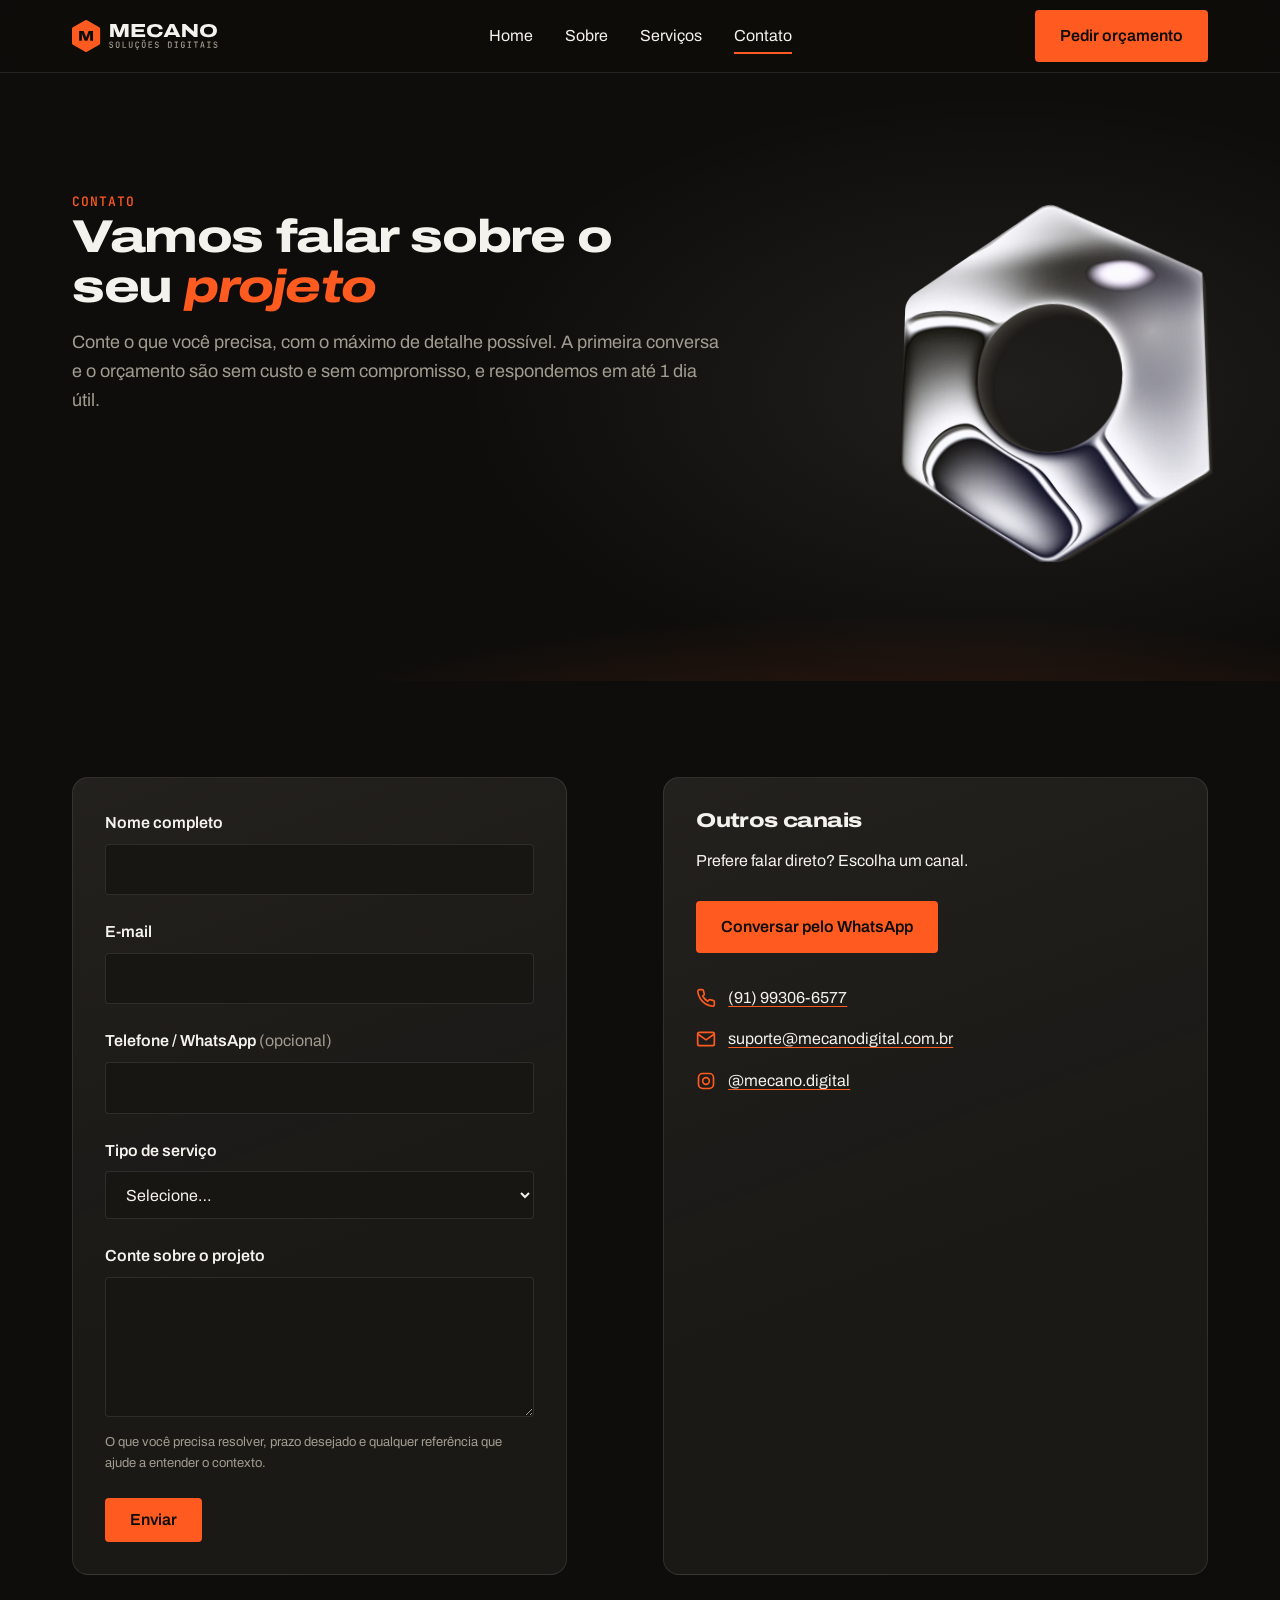
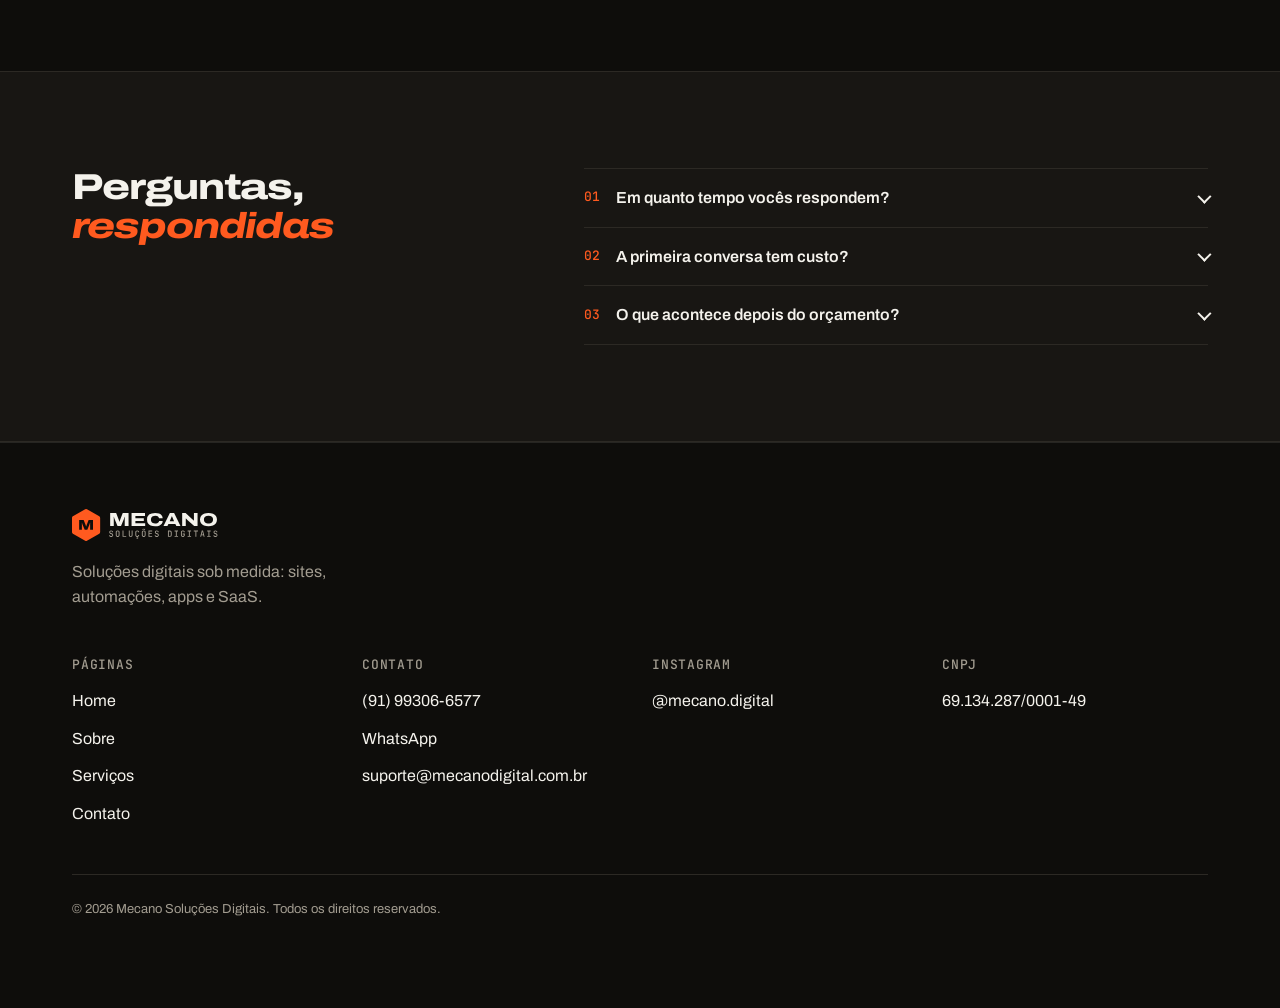
<file: contato.html>
<!DOCTYPE html>
<html lang="pt-BR">
<head>
  <meta charset="UTF-8" />
  <meta name="viewport" content="width=device-width, initial-scale=1" />
  <title>Contato — Mecano Soluções Digitais</title>
  <meta name="description" content="Conte sobre o seu projeto de site, automação, aplicativo ou SaaS e peça um orçamento à Mecano Soluções Digitais, sem custo e sem compromisso." />
  <link rel="canonical" href="https://mecanodigital.com.br/contato.html" />
  <meta property="og:type" content="website" />
  <meta property="og:title" content="Contato — Mecano Soluções Digitais" />
  <meta property="og:description" content="Vamos falar sobre o seu projeto." />
  <meta property="og:locale" content="pt_BR" />
  <meta property="og:url" content="https://mecanodigital.com.br/contato.html" />
  <meta property="og:site_name" content="Mecano Soluções Digitais" />
  <meta property="og:image" content="https://mecanodigital.com.br/assets/marca/og-image.png" />
  <meta property="og:image:width" content="1200" />
  <meta property="og:image:height" content="630" />
  <meta property="og:image:alt" content="Mecano Soluções Digitais" />
  <meta name="twitter:card" content="summary_large_image" />
  <link rel="icon" type="image/svg+xml" href="favicon.svg" />
  <link rel="icon" type="image/png" sizes="32x32" href="favicon-32.png" />
  <link rel="apple-touch-icon" href="apple-touch-icon.png" />
  <link rel="preconnect" href="https://fonts.googleapis.com" />
  <link rel="preconnect" href="https://fonts.gstatic.com" crossorigin />
  <link rel="preload" as="style" href="https://fonts.googleapis.com/css2?family=Archivo:ital,wdth,wght@0,100..125,400..800;1,100..125,400..800&family=JetBrains+Mono:wght@400;500&display=swap" onload="this.onload=null;this.rel='stylesheet'" />
  <noscript><link rel="stylesheet" href="https://fonts.googleapis.com/css2?family=Archivo:ital,wdth,wght@0,100..125,400..800;1,100..125,400..800&family=JetBrains+Mono:wght@400;500&display=swap" /></noscript>
  <link rel="stylesheet" href="css/tokens.css" />
  <link rel="stylesheet" href="css/style.css" />
</head>
<body>
  <a class="skip-link" href="#main">Pular para o conteúdo</a>

  <header class="site-header">
    <div class="container bar">
      <a class="logo" href="index.html" aria-label="Mecano Soluções Digitais, início"><img src="assets/marca/lockup-fundo-escuro.svg" alt="" width="146" height="36" /></a>
      <nav class="nav-primary" aria-label="Navegação principal">
        <ul>
          <li><a href="index.html">Home</a></li>
          <li><a href="sobre.html">Sobre</a></li>
          <li><a href="servicos.html">Serviços</a></li>
          <li><a href="contato.html" aria-current="page">Contato</a></li>
        </ul>
      </nav>
      <a class="btn btn-primary nav-cta" href="contato.html">Pedir orçamento</a>
      <button class="menu-toggle" aria-expanded="false" aria-controls="nav-mobile" aria-label="Abrir menu">
        <svg class="icon-open" viewBox="0 0 24 24" fill="none" stroke="currentColor" stroke-width="2" aria-hidden="true"><path d="M3 6h18M3 12h18M3 18h18"/></svg>
        <svg class="icon-close" viewBox="0 0 24 24" fill="none" stroke="currentColor" stroke-width="2" aria-hidden="true"><path d="M6 6l12 12M18 6L6 18"/></svg>
      </button>
    </div>
  </header>

  <nav class="nav-mobile" id="nav-mobile" aria-label="Navegação mobile">
    <ul>
      <li><a href="index.html">Home</a></li>
      <li><a href="sobre.html">Sobre</a></li>
      <li><a href="servicos.html">Serviços</a></li>
      <li><a href="contato.html">Contato</a></li>
    </ul>
    <a class="btn btn-primary" href="contato.html">Pedir orçamento</a>
  </nav>

  <main id="main">
    <section class="hero hero-page section-dark" style="padding-block: var(--sp-8);">
      <div class="container">
        <span class="tag">Contato</span>
        <h1>Vamos falar sobre o seu <em>projeto</em></h1>
        <p class="lede">Conte o que você precisa, com o máximo de detalhe possível. A primeira conversa e o orçamento são sem custo e sem compromisso, e respondemos em até 1 dia útil.</p>
        <div class="hero-nut" aria-hidden="true">
          <img src="assets/marca/porca-cromada.webp" width="600" height="693" alt="" decoding="async" />
        </div>
      </div>
    </section>

    <section aria-labelledby="form-h2">
      <div class="container">
        <div class="form-grid">
          <div data-reveal>
            <h2 id="form-h2" class="visually-hidden">Formulário de contato</h2>

            <form id="contact-form" novalidate>
              <div class="field">
                <label for="name">Nome completo</label>
                <input type="text" id="name" name="name" autocomplete="name" required aria-describedby="name-error" />
                <p class="field-error" id="name-error" role="alert"></p>
              </div>

              <div class="field">
                <label for="email">E-mail</label>
                <input type="email" id="email" name="email" autocomplete="email" required aria-describedby="email-error" />
                <p class="field-error" id="email-error" role="alert"></p>
              </div>

              <div class="field">
                <label for="phone">Telefone / WhatsApp <span style="color:var(--color-text-muted); font-weight:400;">(opcional)</span></label>
                <input type="tel" id="phone" name="phone" autocomplete="tel" />
              </div>

              <div class="field">
                <label for="service">Tipo de serviço</label>
                <select id="service" name="service" required aria-describedby="service-error">
                  <option value="">Selecione…</option>
                  <option value="site">Site</option>
                  <option value="automacao">Automação</option>
                  <option value="app">Aplicativo</option>
                  <option value="saas">SaaS</option>
                  <option value="micro-saas">Micro-SaaS</option>
                  <option value="consultoria">Consultoria</option>
                  <option value="outro">Ainda não sei / outro</option>
                </select>
                <p class="field-error" id="service-error" role="alert"></p>
              </div>

              <div class="field">
                <label for="message">Conte sobre o projeto</label>
                <textarea id="message" name="message" required aria-describedby="message-error"></textarea>
                <p class="hint">O que você precisa resolver, prazo desejado e qualquer referência que ajude a entender o contexto.</p>
                <p class="field-error" id="message-error" role="alert"></p>
              </div>

              <button type="submit" class="btn btn-primary">Enviar</button>

              <p class="form-status" role="status" aria-live="polite"></p>
            </form>
          </div>

          <div data-reveal>
            <h3>Outros canais</h3>
            <p>Prefere falar direto? Escolha um canal.</p>
            <a class="btn btn-primary wa-inline" href="https://wa.me/5591993066577?text=Ola!%20Vim%20pelo%20site%20da%20Mecano%20e%20quero%20conversar%20sobre%20um%20projeto." rel="noopener">Conversar pelo WhatsApp</a>
            <ul class="contact-info">
              <li>
                <svg viewBox="0 0 24 24" fill="none" stroke="currentColor" stroke-width="2" aria-hidden="true"><path d="M22 16.92v3a2 2 0 0 1-2.18 2 19.79 19.79 0 0 1-8.63-3.07 19.5 19.5 0 0 1-6-6 19.79 19.79 0 0 1-3.07-8.67A2 2 0 0 1 4.11 2h3a2 2 0 0 1 2 1.72c.127.96.361 1.903.7 2.81a2 2 0 0 1-.45 2.11L8.09 9.91a16 16 0 0 0 6 6l1.27-1.27a2 2 0 0 1 2.11-.45c.907.339 1.85.573 2.81.7A2 2 0 0 1 22 16.92z"/></svg>
                <a href="tel:+5591993066577">(91) 99306-6577</a>
              </li>
              <li>
                <svg viewBox="0 0 24 24" fill="none" stroke="currentColor" stroke-width="2" aria-hidden="true"><path d="M4 4h16v16H4z" opacity="0"/><path d="M22 6l-10 7L2 6"/><rect x="2" y="4" width="20" height="16" rx="2"/></svg>
                <a href="mailto:suporte@mecanodigital.com.br">suporte@mecanodigital.com.br</a>
              </li>
              <li>
                <svg viewBox="0 0 24 24" fill="none" stroke="currentColor" stroke-width="2" aria-hidden="true"><rect x="3" y="3" width="18" height="18" rx="5"/><circle cx="12" cy="12" r="4"/></svg>
                <a href="https://www.instagram.com/mecano.digital/" rel="noopener">@mecano.digital</a>
              </li>
            </ul>
          </div>
        </div>
      </div>
    </section>

    <section aria-labelledby="faq-h2" style="background:var(--color-surface); border-block:1px solid var(--color-support-2);">
      <div class="container faq-grid">
        <div class="section-head" data-reveal>
          <h2 id="faq-h2">Perguntas, <em>respondidas</em></h2>
        </div>
        <div class="faq">
          <details>
            <summary>Em quanto tempo vocês respondem?</summary>
            <p>Em até 1 dia útil.</p>
          </details>
          <details>
            <summary>A primeira conversa tem custo?</summary>
            <p>Não. A primeira conversa e o orçamento são sem custo e sem compromisso.</p>
          </details>
          <details>
            <summary>O que acontece depois do orçamento?</summary>
            <p>Você recebe escopo, prazo e valor por escrito. Se aceitar, começamos a montagem. Depois que o projeto vai ao ar, você tem 30 dias de ajustes.</p>
          </details>
        </div>
      </div>
    </section>
  </main>

  <footer class="site-footer">
    <div class="container">
      <div class="footer-top">
        <a class="logo" href="index.html" aria-label="Mecano Soluções Digitais, início"><img src="assets/marca/lockup-fundo-escuro.svg" alt="" width="146" height="36" /></a>
        <p>Soluções digitais sob medida: sites, automações, apps e SaaS.</p>
      </div>
      <div class="footer-grid">
        <div class="footer-col">
          <h2>Páginas</h2>
          <ul>
            <li><a href="index.html">Home</a></li>
            <li><a href="sobre.html">Sobre</a></li>
            <li><a href="servicos.html">Serviços</a></li>
            <li><a href="contato.html">Contato</a></li>
          </ul>
        </div>
        <div class="footer-col">
          <h2>Contato</h2>
          <ul>
            <li><a href="tel:+5591993066577">(91) 99306-6577</a></li>
            <li><a href="https://wa.me/5591993066577?text=Ola!%20Vim%20pelo%20site%20da%20Mecano%20e%20quero%20conversar%20sobre%20um%20projeto." rel="noopener">WhatsApp</a></li>
            <li><a href="mailto:suporte@mecanodigital.com.br">suporte@mecanodigital.com.br</a></li>
          </ul>
        </div>
        <div class="footer-col">
          <h2>Instagram</h2>
          <ul>
            <li><a href="https://www.instagram.com/mecano.digital/" rel="noopener">@mecano.digital</a></li>
          </ul>
        </div>
        <div class="footer-col">
          <h2>CNPJ</h2>
          <ul>
            <li>69.134.287/0001-49</li>
          </ul>
        </div>
      </div>
      <div class="footer-bottom">
        <span>© <span data-year>2026</span> Mecano Soluções Digitais. Todos os direitos reservados.</span>
      </div>
    </div>
  </footer>

  <a class="wa-float" href="https://wa.me/5591993066577?text=Ola!%20Vim%20pelo%20site%20da%20Mecano%20e%20quero%20conversar%20sobre%20um%20projeto." aria-label="Conversar pelo WhatsApp" rel="noopener"><svg viewBox="0 0 24 24" fill="none" stroke="currentColor" stroke-width="2" stroke-linecap="round" stroke-linejoin="round" aria-hidden="true"><path d="M21 11.5a8.38 8.38 0 0 1-.9 3.8 8.5 8.5 0 0 1-7.6 4.7 8.38 8.38 0 0 1-3.8-.9L3 21l1.9-5.7a8.38 8.38 0 0 1-.9-3.8 8.5 8.5 0 0 1 4.7-7.6 8.38 8.38 0 0 1 3.8-.9h.5a8.48 8.48 0 0 1 8 8v.5z"/></svg></a>

  <script src="js/main.js"></script>
  <script src="js/porca.js" defer></script>
</body>
</html>
</file>
<file: css/tokens.css>
/* ============================================================
   DESIGN TOKENS — Mecano Soluções Digitais
   Fonte: Manual de marca v1 (2026). Fonte única da verdade para
   cor, tipografia, espaço e forma. style.css só usa estes tokens.

   MARCA — regras do manual que o código precisa respeitar
   - Logo do topo/rodapé: assets/marca/lockup-fundo-escuro.svg
     (horizontal com descritor; só sobre fundo grafite).
   - Largura mínima na tela: 140 px (horizontal com descritor);
     96 px (horizontal curta, quando existir); símbolo 16 px.
   - Área de proteção x = metade da altura do símbolo, nos 4 lados.
     O símbolo ocupa ~87,5% da altura do lockup, então com
     --logo-h: 36px, x ≈ 16px = --logo-clear. Nada entra nessa área.
   - Solda (#FF5A1F) é a única cor de ação, ~8% da área. Como TEXTO,
     só sobre grafite; sobre papel usar solda-texto (#B93A0B).
   - Não distorcer, girar, recolorir, sombrear o logo.
   ============================================================ */

/* ============================================================
   LIQUID METAL (N4/F15) — parametros de cor para o shader
   Porca cromada no hero da home. NAO e o logo (o manual proibe
   brilho/troca de cor no logo). Sem solda no metal.
   Mascara: assets/marca/porca-mascara.svg (hexagono com furo;
   preto = metal). Fallback: assets/marca/porca-cromada.webp
   (600x693; mesma caixa do canvas, .hero-nut, proporcao 600/693).
   LiquidMetal (@paper-design/shaders):
     colorBack  #0E0D0B   (grafite; o hero e grafite)
     colorTint  #F4F2EC   (papel; luz do metal)
     Tons do metal: grafite #0E0D0B -> #24221E -> #746F65 ->
       aco #A29C90 -> papel #F4F2EC (alto brilho). Faixas
       alternadas escuro/claro como o fallback.
     Realce especular: #FFFDF8 (so ponto pequeno, nunca area).
   Sugestao inicial (ajustar a olho contra o fallback):
     speed 0.25-0.4; repetition 3-4; softness 0.4; shiftRed/Blue 0
     (sem aberracao colorida: nada de laranja/azul no metal);
     distortion ~0.1; contour ~0.4; scale 1; fit "contain".
   Fundo do canvas transparente (o hero ja e grafite).
   ============================================================ */

:root {
  /* --- Cor: paleta da marca ------------------------------------ */
  --color-grafite: #0E0D0B;
  --color-papel: #F4F2EC;
  --color-aco: #A29C90;
  --color-solda: #FF5A1F;
  --color-solda-texto: #B93A0B;   /* solda legível como texto sobre papel (AA) */

  /* Apoio do manual (superfícies, linhas, texto secundário) */
  --color-panel: #FBFAF6;         /* cards sobre papel */
  --color-muted: #6B655B;         /* texto secundário sobre papel */
  --color-line: #E2DDD2;          /* bordas sobre papel */
  --color-panel-dark: #181613;    /* cards sobre grafite */
  --color-line-dark: #2C2924;     /* bordas sobre grafite */

  /* --- Cor: papéis semânticos ---------------------------------- */
  --color-primary: var(--color-grafite);
  --color-accent: var(--color-solda);
  --color-bg-dark: var(--color-grafite);
  --color-bg-light: var(--color-papel);
  --color-support-1: var(--color-muted);
  --color-support-2: var(--color-line);

  --color-surface: var(--color-panel);
  --color-surface-dark: var(--color-panel-dark);
  --color-border-dark: var(--color-line-dark);

  --color-text: var(--color-grafite);
  --color-text-muted: var(--color-muted);
  --color-text-inverse: var(--color-papel);
  --color-text-inverse-muted: var(--color-aco);

  /* Solda como texto/ícone/foco: papel -> solda-texto; grafite -> solda.
     Seções escuras redefinem em style.css. */
  --accent-ink: var(--color-solda-texto);

  --color-accent-hover: #E64D15;          /* solda -10% (botão sobre papel) */
  --color-accent-hover-inverse: #FF7A45;  /* solda +10% (botão sobre grafite) */

  --color-success: #176F46;
  --color-success-bg: #E8F5EE;
  --color-success-border: #B6E3CB;
  --color-error: #B3301D;
  --color-error-bg: #FBE9E6;
  --color-error-border: #F1BEB2;

  /* --- Tipografia (Manual v1) -----------------------------------
     Archivo Expanded 800 nos títulos e na marca; Archivo normal no
     texto; JetBrains Mono 500 nos rótulos. Razão modular ~1.25. */
  --font-display: "Archivo", "Arial Black", "Arial", sans-serif;
  --font-body: "Archivo", -apple-system, "Segoe UI", Arial, sans-serif;
  --font-mono: "JetBrains Mono", ui-monospace, "SFMono-Regular", "Consolas", monospace;

  --stretch-display: 125%;   /* Expanded */
  --weight-display: 800;
  --weight-mono: 500;

  --fs-small: 1rem;                                   /* 16px */
  --fs-body: 1.125rem;                                /* 18px */
  --fs-h4: 1.25rem;                                   /* 20px */
  --fs-h3: clamp(1.25rem, 1.1rem + 0.8vw, 1.625rem);  /* 20-26px */
  --fs-h2: clamp(1.5rem, 1.2rem + 1.5vw, 2.25rem);    /* 24-36px */
  --fs-h1: clamp(1.75rem, 1.3rem + 2.4vw, 3rem);      /* 28-48px */
  --fs-display: clamp(2rem, 1.2rem + 3.8vw, 3.75rem); /* 32-60px */

  --lh-heading: 1.08;
  --lh-body: 1.6;
  --ls-heading: -0.03em;

  /* --- Espaço (múltiplos de 4/8px) --- */
  --sp-1: 0.25rem;   /* 4px */
  --sp-2: 0.5rem;    /* 8px */
  --sp-3: 0.75rem;   /* 12px */
  --sp-4: 1rem;      /* 16px */
  --sp-5: 1.5rem;    /* 24px */
  --sp-6: 2rem;      /* 32px */
  --sp-7: 3rem;      /* 48px */
  --sp-8: 4rem;      /* 64px */
  --sp-9: 6rem;      /* 96px */
  --sp-10: 8rem;     /* 128px */

  /* --- Logo ---------------------------------------------------- */
  --logo-h: 36px;                      /* lockup 260x64 -> 146px de largura (>= 140) */
  --logo-clear: 1rem;                  /* área de proteção x ≈ 16px */

  /* --- Grid --- */
  --container-max: 1200px;
  --gutter: var(--sp-5); /* 24px mobile */

  /* --- Forma --- */
  --radius-sm: 4px;
  --radius-md: 8px;
  --radius-lg: 16px;

  --shadow-sm: 0 1px 2px rgba(14, 13, 11, 0.06);
  --shadow-md: 0 8px 24px rgba(14, 13, 11, 0.08);

  /* --- Movimento --- */
  --ease-out: cubic-bezier(0.16, 1, 0.3, 1);
  --ease-in-out: cubic-bezier(0.65, 0, 0.35, 1);
  --dur-fast: 180ms;
  --dur-base: 260ms;
  --dur-enter: 420ms;
}

@media (min-width: 768px) {
  :root { --gutter: var(--sp-6); }
}

@media (prefers-reduced-motion: reduce) {
  :root { --dur-fast: 0ms; --dur-base: 0ms; --dur-enter: 0ms; }
}

/* ============================================================
   MUNDO ESCURO (redesenho imersivo)
   Um unico mundo grafite em todas as paginas: so os papeis
   semanticos mudam; a paleta do manual continua a mesma.
   Papel (#F4F2EC) vira texto e luz; solda segue sendo a unica
   cor de acao, ~8% da area.
   ============================================================ */
:root {
  color-scheme: dark;
  --color-bg-light: var(--color-grafite);
  --color-text: var(--color-papel);
  --color-text-muted: var(--color-aco);
  --color-surface: var(--color-panel-dark);
  --color-support-2: var(--color-line-dark);
  --accent-ink: var(--color-solda);
  --shadow-sm: 0 1px 2px rgb(0 0 0 / 0.4);
  --shadow-md: 0 24px 60px rgb(0 0 0 / 0.45);
  --glass: rgb(14 13 11 / 0.72);
  --hairline: rgb(244 242 236 / 0.1);
  --header-h: 72px;
}
</file>
<file: css/style.css>
/* ============================================================
   Mecano Soluções Digitais — folha de estilo
   Mobile-first: base = mobile, min-width expande.
   ============================================================ */

*, *::before, *::after { box-sizing: border-box; }
html { -webkit-text-size-adjust: 100%; scroll-behavior: smooth; }
@media (prefers-reduced-motion: reduce) { html { scroll-behavior: auto; } }

body {
  margin: 0;
  background: var(--color-bg-light);
  color: var(--color-text);
  font-family: var(--font-body);
  font-size: var(--fs-small);
  line-height: var(--lh-body);
  -webkit-font-smoothing: antialiased;
}

img { max-width: 100%; display: block; }
svg { display: block; }

h1, h2, h3, h4 {
  font-family: var(--font-display);
  line-height: var(--lh-heading);
  font-weight: var(--weight-display);
  font-stretch: var(--stretch-display);
  margin: 0 0 var(--sp-4);
  letter-spacing: var(--ls-heading);
  text-wrap: balance;
  overflow-wrap: break-word;
}
h1 { font-size: var(--fs-h1); }
h2 { font-size: var(--fs-h2); }
h3 { font-size: var(--fs-h3); }
h4 { font-size: var(--fs-h4); }

p { margin: 0 0 var(--sp-4); max-width: 65ch; text-align: left; }
p.lede { font-size: var(--fs-body); color: var(--color-text-muted); }

a { color: inherit; text-decoration-color: var(--color-accent); text-underline-offset: 3px; }

.tag {
  font-family: var(--font-mono);
  font-weight: var(--weight-mono);
  font-size: 0.8125rem;
  text-transform: uppercase;
  letter-spacing: 0.08em;
  color: var(--accent-ink);
}

/* --- Foco visível (nunca outline:none sem substituto) --- */
:focus-visible {
  outline: 2px solid var(--accent-ink);
  outline-offset: 3px;
  border-radius: var(--radius-sm);
}
a:focus:not(:focus-visible),
button:focus:not(:focus-visible) { outline: none; }

/* --- Skip link --- */
.skip-link {
  position: absolute;
  left: var(--sp-4);
  top: -100px;
  background: var(--color-primary);
  color: var(--color-text-inverse);
  padding: var(--sp-3) var(--sp-4);
  border-radius: var(--radius-sm);
  z-index: 100;
  transition: top var(--dur-base) var(--ease-out);
}
.skip-link:focus { top: var(--sp-4); }

/* Sobre grafite, a solda pode ser texto, ícone e foco (manual v1). */
.section-dark, .site-header, .site-footer, .nav-mobile { --accent-ink: var(--color-accent); }

/* --- Container / grid --- */
.container {
  width: 100%;
  max-width: var(--container-max);
  margin-inline: auto;
  padding-inline: var(--gutter);
}

.grid {
  display: grid;
  gap: var(--sp-6);
  grid-template-columns: repeat(4, 1fr);
}
@media (min-width: 768px) { .grid { grid-template-columns: repeat(8, 1fr); } }
@media (min-width: 1024px) { .grid { grid-template-columns: repeat(12, 1fr); } }

/* ============================================================
   HEADER
   ============================================================ */
.site-header {
  position: sticky;
  top: 0;
  z-index: 50;
  background: var(--color-bg-dark);
  color: var(--color-text-inverse);
  border-bottom: 1px solid var(--color-border-dark);
}
.site-header .bar {
  display: flex;
  align-items: center;
  justify-content: space-between;
  min-height: 72px;
}
.logo {
  display: inline-flex;
  align-items: center;
  text-decoration: none;
}
/* Lockup: altura fixa (largura ~146px, mínimo do manual 140px).
   Área de proteção x = --logo-clear em volta; nunca distorcer. */
.logo img { height: var(--logo-h); width: auto; max-width: none; }

.nav-primary { display: none; }
.nav-primary ul { list-style: none; display: flex; gap: var(--sp-6); margin: 0; padding: 0; }
.nav-primary a {
  text-decoration: none;
  font-size: var(--fs-small);
  padding: var(--sp-2) 0;
  border-bottom: 2px solid transparent;
  transition: border-color var(--dur-fast) var(--ease-out);
}
.nav-primary a:hover,
.nav-primary a[aria-current="page"] { border-color: var(--color-accent); }

a.nav-cta { display: none; }

.menu-toggle {
  display: inline-flex;
  align-items: center;
  justify-content: center;
  width: 44px;
  height: 44px;
  background: none;
  border: 1px solid var(--color-border-dark);
  color: var(--color-text-inverse);
  border-radius: var(--radius-sm);
  cursor: pointer;
}
.menu-toggle svg { width: 20px; height: 20px; }
.menu-toggle .icon-close { display: none; }
.menu-toggle[aria-expanded="true"] .icon-open { display: none; }
.menu-toggle[aria-expanded="true"] .icon-close { display: block; }

.nav-mobile {
  position: fixed;
  inset: 72px 0 0 0;
  background: var(--color-bg-dark);
  color: var(--color-text-inverse);
  padding: var(--sp-6) var(--gutter);
  transform: translateY(-8px);
  opacity: 0;
  pointer-events: none;
  transition: opacity var(--dur-base) var(--ease-out), transform var(--dur-base) var(--ease-out);
  z-index: 40;
}
.nav-mobile.is-open {
  opacity: 1;
  transform: translateY(0);
  pointer-events: auto;
}
.nav-mobile ul { list-style: none; margin: 0; padding: 0; display: flex; flex-direction: column; gap: var(--sp-5); }
.nav-mobile a {
  font-family: var(--font-display);
  font-stretch: var(--stretch-display);
  font-weight: var(--weight-display);
  font-size: var(--fs-h4);
  text-decoration: none;
  display: block;
}
.nav-mobile .btn { margin-top: var(--sp-6); width: 100%; justify-content: center; }

/* sem JS: o botao do menu nao funciona, entao a navegacao fica aberta no fluxo da pagina */
@media (scripting: none) {
  .menu-toggle { display: none; }
  .nav-mobile { position: static; opacity: 1; pointer-events: auto; transform: none; padding-block: var(--sp-4); }
  .nav-mobile ul { flex-direction: row; flex-wrap: wrap; gap: var(--sp-3) var(--sp-5); }
  .nav-mobile .btn { margin-top: var(--sp-4); }
}

@media (min-width: 1024px) {
  /* V5: logo a esquerda, 4 links realmente centralizados, acao a direita */
  .site-header .bar { display: grid; grid-template-columns: 1fr auto 1fr; }
  a.nav-cta { justify-self: end; }
  .nav-primary { display: block; }
  a.nav-cta { display: inline-flex; }
  .menu-toggle, .nav-mobile { display: none; }
}

/* ============================================================
   BOTÕES
   ============================================================ */
.btn {
  display: inline-flex;
  align-items: center;
  gap: var(--sp-2);
  font-family: var(--font-body);
  font-weight: 600;
  font-size: var(--fs-small);
  padding: var(--sp-3) var(--sp-5);
  border-radius: var(--radius-sm);
  border: 1px solid transparent;
  cursor: pointer;
  text-decoration: none;
  min-height: 44px;
  transition: transform var(--dur-fast) var(--ease-out), background var(--dur-fast) var(--ease-out), border-color var(--dur-fast) var(--ease-out);
}
.btn:active { transform: scale(0.98); }
.btn:disabled { opacity: 0.5; cursor: not-allowed; }

.btn-primary { background: var(--color-accent); color: var(--color-primary); }
.btn-primary:hover:not(:disabled) { background: var(--color-accent-hover); }

.btn-ghost { background: transparent; border-color: var(--color-support-2); color: var(--color-primary); }
.btn-ghost:hover { border-color: var(--color-primary); }

.btn-inverse { background: var(--color-accent); color: var(--color-bg-dark); }
.btn-inverse:hover:not(:disabled) { background: var(--color-accent-hover-inverse); }

.btn-outline-inverse { background: transparent; border-color: var(--color-border-dark); color: var(--color-text-inverse); }
.btn-outline-inverse:hover { border-color: var(--color-text-inverse); }

/* ============================================================
   SEÇÕES GENÉRICAS
   ============================================================ */
section { padding-block: var(--sp-8); }
@media (min-width: 768px) { section { padding-block: var(--sp-9); } }

.section-dark {
  background: var(--color-bg-dark);
  color: var(--color-text-inverse);
}
.section-dark p { color: var(--color-text-inverse-muted); }
.section-dark h1, .section-dark h2, .section-dark h3 { color: var(--color-text-inverse); }

.section-head { max-width: 640px; margin-bottom: var(--sp-7); }
.section-head .tag { display: block; margin-bottom: var(--sp-3); }

/* --- Hero --- */
.hero { padding-block: var(--sp-9) var(--sp-8); }
/* V1: palavra de destaque = italico da Archivo na cor de acao (solda sobre grafite, solda-texto sobre papel via --accent-ink) */
h1 em, h2 em { font-style: italic; color: var(--accent-ink); padding-right: 0.06em; }
/* V1: brilho suave de solda subindo do fundo do hero (so degrade, sem neon) */
.hero {
  background:
    radial-gradient(ellipse 80% 55% at 70% 115%, rgb(255 90 31 / 0.26), transparent 70%),
    var(--color-bg-dark);
}
.hero h1 { font-size: var(--fs-h1); }
@media (min-width: 768px) { .hero h1 { font-size: var(--fs-display); } }
/* --- Porca cromada (N4) ---------------------------------------
   Decorativa. 360: abaixo dos CTAs, pequena, nao empurra o CTA da dobra.
   1024+: coluna direita ao lado do titulo. Proporcao fixa = CLS 0.
   F15 monta o canvas do shader dentro de .hero-nut (mesma caixa). */
.hero-nut {
  position: relative;
  width: 7.5rem;
  aspect-ratio: 600 / 693;
  margin: var(--sp-6) 0 0 auto;
}
.hero-nut img, .hero-nut canvas { position: absolute; inset: 0; width: 100%; height: 100%; }
/* Shader (js/porca-shader.js): canvas na mesma caixa da imagem parada; entra com
   fade quando o 1o quadro esta pronto e a imagem parada (1o quadro do shader) fica por baixo. Sem JS/WebGL nada muda. */
.hero-nut-shader { position: absolute; inset: 0; opacity: 0; pointer-events: none; transition: opacity 400ms var(--ease-out); }
.hero-nut-shader canvas { display: block; width: 100%; height: 100%; }
.hero-nut.is-live .hero-nut-shader { opacity: 1; }
/* A imagem parada e o 1o quadro do shader: fica por baixo, sem fade nem "buraco" na troca. */

/* Interacao (js/porca.js, so mouse). Porca 3D: camadas de espessura (canvas
   pre-escurecidos) + brilho = gradiente que se move por transform dentro de
   uma mascara estatica no formato da porca. So transform muda por frame. */
@media (hover: hover) and (pointer: fine) {
  .hero-nut-stage { position: absolute; inset: 0; transform-style: preserve-3d; will-change: transform; }
  .hero-nut-layer { position: absolute; inset: 0; width: 100%; height: 100%; pointer-events: none; backface-visibility: hidden;
    opacity: 0; transition: opacity 400ms var(--ease-out); }
  .hero-nut-stage.is-built .hero-nut-layer { opacity: 1; }
  /* Antes do JS montar o palco, a imagem ja nasce na pose de repouso (sem salto plano -> inclinada). */
  @media (prefers-reduced-motion: no-preference) {
    .hero-nut:not(:has(.hero-nut-stage)) > img { transform: perspective(750px) rotateX(10deg) rotateY(-16deg); }
  }
  .hero-nut-sheen {
    position: absolute; inset: 0; pointer-events: none; overflow: hidden; opacity: var(--sheen, 0);   /* JS: respira em repouso, sobe com o mouse */
    transform: translateZ(1px);
    -webkit-mask: url("../assets/marca/porca-cromada.webp") center / 100% 100% no-repeat;
            mask: url("../assets/marca/porca-cromada.webp") center / 100% 100% no-repeat;
  }
  .hero-nut-sheen > span {
    position: absolute; left: 0; top: 0; will-change: transform;
    background: radial-gradient(circle closest-side, rgb(255 253 248 / 0.95), rgb(255 253 248 / 0.4) 40%, transparent 100%);
  }
}
@media (min-width: 1024px) {
  .hero .container:has(> .hero-nut) { display: grid; grid-template-columns: minmax(0, 1fr) 21rem; column-gap: var(--sp-8); }
  .hero .container:has(> .hero-nut) > * { grid-column: 1; }
  .hero .container:has(> .hero-nut) > .hero-nut { grid-column: 2; grid-row: 1 / span 4; width: 100%; margin: var(--sp-6) 0 0; align-self: start; } /* start: nao se mexe quando a fonte troca e o texto muda de altura */
  .hero .container:has(> .hero-nut) > .method { grid-column: 1 / -1; }
}

.hero-actions { display: flex; flex-wrap: wrap; gap: var(--sp-4); margin-top: var(--sp-6); }

/* V4: faixa de metodo (so fatos confirmados) */
.method {
  list-style: none; padding: 0; margin: var(--sp-8) 0 0;
  display: grid; grid-template-columns: repeat(2, minmax(0, 1fr)); gap: var(--sp-5) var(--sp-5);
}
.method li { border-top: 1px solid var(--color-border-dark); padding-top: var(--sp-4); }
.method-label {
  display: block; margin-bottom: var(--sp-1);
  font-family: var(--font-mono); font-weight: var(--weight-mono);
  font-size: 0.75rem; text-transform: uppercase; letter-spacing: 0.08em;
  color: var(--color-text-inverse-muted);
}
.method-text { display: block; font-size: var(--fs-small); color: var(--color-text-inverse); }
@media (min-width: 1024px) { .method { grid-template-columns: repeat(4, minmax(0, 1fr)); gap: var(--sp-6); } }

/* --- Servicos (V2): chips + cartao com maquete ---
   Chips = pilulas (unica forma arredondada do site, e so no seletor). Sem JS (chips.js)
   todos os cartoes aparecem empilhados e os chips sao ancoras. */
.svc { scroll-margin-top: 5.5rem; }
.svc-chips {
  display: flex; gap: var(--sp-2);
  overflow-x: auto; scrollbar-width: none; overscroll-behavior-x: contain;
  padding-bottom: var(--sp-1); margin-bottom: var(--sp-5);
}
.svc-chips::-webkit-scrollbar { display: none; }
.chip {
  flex: none; display: inline-flex; align-items: center; min-height: 44px;
  padding: 0 var(--sp-4); border-radius: 999px;
  border: 1px solid var(--color-support-2); background: transparent;
  color: var(--color-text); font-weight: 600; font-size: var(--fs-small);
  text-decoration: none; white-space: nowrap;
  transition: background var(--dur-fast) var(--ease-out), color var(--dur-fast) var(--ease-out), border-color var(--dur-fast) var(--ease-out), transform var(--dur-fast) var(--ease-out);
}
.chip:active { transform: scale(0.97); }
@media (hover: hover) and (pointer: fine) { .chip:hover { border-color: var(--color-primary); } }
.chip[aria-selected="true"] { background: var(--color-primary); border-color: var(--color-primary); color: var(--color-text-inverse); }
@media (min-width: 768px) { .svc-chips { flex-wrap: wrap; overflow: visible; } }

.svc-card {
  display: grid; grid-template-columns: 1fr; gap: var(--sp-6); align-items: center;
  background: var(--color-surface); border: 1px solid var(--color-support-2);
  border-radius: var(--radius-lg); box-shadow: var(--shadow-md);
  padding: var(--sp-5); margin-bottom: var(--sp-5);
}
.svc.is-tabs .svc-card { margin-bottom: 0; }
.svc-card[hidden] { display: none; }
.svc-card h3 { font-size: var(--fs-h3); }
.svc-card h4 { font-size: var(--fs-small); margin: var(--sp-5) 0 var(--sp-2); }
.svc-card p { color: var(--color-text-muted); }
.svc-card p strong { color: var(--color-text); }
.svc-card .lede { color: var(--color-text); }
.svc-list { margin: 0 0 var(--sp-4); padding-left: 1.1rem; color: var(--color-text-muted); }
.svc-list li { margin-bottom: var(--sp-2); }
.svc-text .btn { margin-top: var(--sp-2); }
.svc-mock { border-radius: var(--radius-md); overflow: hidden; background: var(--color-panel-dark); border: 1px solid var(--color-line-dark); }
.svc-mock img { width: 100%; height: auto; aspect-ratio: 320 / 200; }
@media (min-width: 768px) {
  .svc-card { grid-template-columns: 1.1fr 1fr; padding: var(--sp-7); gap: var(--sp-7); }
}
@media (prefers-reduced-motion: no-preference) {
  .svc.is-tabs .svc-card { animation: svc-in var(--dur-base) var(--ease-out); }
}
@keyframes svc-in { from { opacity: 0; transform: translateY(8px); } }

/* --- Processo (V3): 4 cartoes com maquete. 360 empilha; 768 2x2; 1024 em linha --- */
.steps { display: grid; gap: var(--sp-5); grid-template-columns: 1fr; }
@media (min-width: 768px) { .steps { grid-template-columns: repeat(2, 1fr); } }
@media (min-width: 1024px) { .steps { grid-template-columns: repeat(4, 1fr); } }
.step {
  display: flex; flex-direction: column;
  background: var(--color-bg-light); border: 1px solid var(--color-support-2);
  border-radius: var(--radius-lg); box-shadow: var(--shadow-sm);
  padding: var(--sp-3) var(--sp-3) var(--sp-5);
  transition: transform var(--dur-base) var(--ease-out), box-shadow var(--dur-base) var(--ease-out);
}
@media (hover: hover) and (pointer: fine) { .step:hover { transform: translateY(-3px); box-shadow: var(--shadow-md); } }
.step-mock { width: 100%; height: auto; aspect-ratio: 280 / 180; border-radius: var(--radius-md); border: 1px solid var(--color-line-dark); margin-bottom: var(--sp-4); }
.step > .num, .step > h3, .step > p { margin-inline: var(--sp-3); }
.step .num { font-family: var(--font-mono);
  font-weight: var(--weight-mono); color: var(--accent-ink); font-size: 0.8125rem; }
.step h3 { font-size: var(--fs-h4); margin-block: var(--sp-2) var(--sp-2); }
.step p { font-size: var(--fs-small); color: var(--color-text-muted); margin-bottom: 0; }

/* --- Diferenciais --- */
.diff-list { list-style: none; margin: 0; padding: 0; display: grid; gap: var(--sp-5); grid-template-columns: 1fr; }
@media (min-width: 768px) { .diff-list { grid-template-columns: repeat(2, 1fr); } }
.diff-item { display: flex; gap: var(--sp-4); align-items: flex-start; padding: var(--sp-5) 0; border-bottom: 1px solid var(--color-support-2); }
.diff-item svg { flex-shrink: 0; width: 24px; height: 24px; color: var(--accent-ink); margin-top: 2px; }
.diff-item h3 { font-size: var(--fs-body); margin-bottom: var(--sp-1); }
.diff-item p { margin: 0; font-size: var(--fs-small); color: var(--color-text-muted); }

/* --- Fecho (V4): frase grande + 1 botao --- */
.cta-band {
  text-align: center; padding-block: var(--sp-9);
  background: radial-gradient(ellipse 70% 90% at 50% 130%, rgb(255 90 31 / 0.22), transparent 70%), var(--color-bg-dark);
}
.cta-band .container { display: flex; flex-direction: column; gap: var(--sp-6); align-items: center; }
.cta-band h2 { font-size: var(--fs-display); margin: 0; max-width: 18ch; }

/* ============================================================
   FOOTER (V5): logo + frase, 4 colunas discretas, linha final
   ============================================================ */
.site-footer { background: var(--color-bg-dark); color: var(--color-text-inverse); padding-block: var(--sp-8) var(--sp-6); }
.footer-top { margin-bottom: var(--sp-7); }
.footer-top .logo { margin-bottom: var(--logo-clear); }
.footer-top p { color: var(--color-text-inverse-muted); font-size: var(--fs-small); max-width: 36ch; margin: 0; }
.footer-grid { display: grid; gap: var(--sp-6) var(--sp-5); grid-template-columns: repeat(2, minmax(0, 1fr)); margin-bottom: var(--sp-7); }
@media (min-width: 768px) { .footer-grid { grid-template-columns: repeat(4, minmax(0, 1fr)); } }
.footer-col h2 { font-family: var(--font-mono);
  font-weight: var(--weight-mono); text-transform: uppercase; letter-spacing: 0.06em; font-size: 0.8125rem; color: var(--color-text-inverse-muted); margin-bottom: var(--sp-4); }
.footer-col ul { list-style: none; margin: 0; padding: 0; display: flex; flex-direction: column; gap: var(--sp-3); font-size: var(--fs-small); }
@media (max-width: 479px) { .footer-grid { grid-template-columns: minmax(0, 1fr); } }
.footer-col a { text-decoration: none; color: var(--color-text-inverse); }
.footer-col a:hover { text-decoration: underline; text-decoration-color: var(--color-accent); }
.footer-bottom {
  border-top: 1px solid var(--color-border-dark);
  padding-top: var(--sp-5);
  font-size: 0.8125rem;
  color: var(--color-text-inverse-muted);
}

/* ============================================================
   FORMULÁRIO (contato)
   ============================================================ */
.form-grid { display: grid; gap: var(--sp-9); grid-template-columns: 1fr; }
@media (min-width: 1024px) { .form-grid { grid-template-columns: 1fr 1.1fr; } }

.field { margin-bottom: var(--sp-5); }
.field label { display: block; font-weight: 600; font-size: var(--fs-small); margin-bottom: var(--sp-2); }
.field .hint { font-size: 0.8125rem; color: var(--color-text-muted); margin-top: var(--sp-2); }
.field input, .field select, .field textarea {
  width: 100%;
  font: inherit;
  padding: var(--sp-3) var(--sp-4);
  border: 1px solid var(--color-support-2);
  border-radius: var(--radius-sm);
  background: var(--color-surface);
  color: var(--color-primary);
  min-height: 48px;
  transition: border-color var(--dur-fast) var(--ease-out);
}
.field textarea { min-height: 140px; resize: vertical; }
.field input:focus, .field select:focus, .field textarea:focus { border-color: var(--color-accent); }
.field[data-invalid="true"] input,
.field[data-invalid="true"] select,
.field[data-invalid="true"] textarea { border-color: var(--color-error); }
.field-error {
  display: none;
  color: var(--color-error);
  font-size: 0.8125rem;
  margin-top: var(--sp-2);
}
.field[data-invalid="true"] .field-error { display: block; }

.form-status {
  display: none;
  padding: var(--sp-4) var(--sp-5);
  border-radius: var(--radius-md);
  font-size: var(--fs-small);
  margin-top: var(--sp-5);
}
.form-status[data-state="success"] { display: block; background: var(--color-success-bg); color: var(--color-success); border: 1px solid var(--color-success-border); }
.form-status[data-state="error"] { display: block; background: var(--color-error-bg); color: var(--color-error); border: 1px solid var(--color-error-border); }

.btn[data-loading="true"] { position: relative; color: transparent; }
.btn[data-loading="true"]::after {
  content: "";
  position: absolute;
  width: 16px; height: 16px;
  border: 2px solid currentColor;
  border-top-color: transparent;
  border-radius: 50%;
  color: var(--color-primary);
  animation: spin 700ms linear infinite;
}
@keyframes spin { to { transform: rotate(360deg); } }
@media (prefers-reduced-motion: reduce) {
  .btn[data-loading="true"]::after { animation: none; }
}

.contact-info { list-style: none; margin: var(--sp-6) 0 0; padding: 0; display: flex; flex-direction: column; gap: var(--sp-4); }
.contact-info li { display: flex; gap: var(--sp-3); align-items: center; font-size: var(--fs-small); }
.contact-info svg { width: 20px; height: 20px; color: var(--accent-ink); flex-shrink: 0; }
.placeholder-note { color: var(--color-text-muted); }

/* ============================================================
   REVEAL ON SCROLL (progressivo — sem função = removido)
   ============================================================ */
@media (scripting: enabled) {
  [data-reveal] {
    opacity: 0;
    transform: translateY(12px);
    transition: opacity var(--dur-enter) var(--ease-out), transform var(--dur-enter) var(--ease-out);
  }
}
[data-reveal].is-visible { opacity: 1; transform: translateY(0); }
@media (prefers-reduced-motion: reduce) {
  [data-reveal] { opacity: 1; transform: none; transition: none; }
}

/* ============================================================
   PÁGINA 404
   ============================================================ */
.page-404 { min-height: 60vh; display: flex; align-items: center; }
.page-404 .code { font-family: var(--font-mono);
  font-weight: var(--weight-mono); color: var(--accent-ink); font-size: var(--fs-h3); }

/* ============================================================
   HIGHLIGHTED TEXT (inspirado em spell.sh — "Highlighted Text")
   Barra sólida desliza atrás da frase. Visível por padrão (sem
   JS/anime.js a frase já aparece com o destaque estático).
   ============================================================ */
.hl { position: relative; display: inline-block; padding-inline: 0.3em; margin-inline: 0.1em; color: var(--color-primary); font-weight: 600; }
.hl-bg {
  position: absolute;
  inset: 6% 0;
  background: var(--color-accent);
  z-index: -1;
  transform-origin: left center;
}

/* ============================================================
   UTILITÁRIOS
   ============================================================ */
.visually-hidden {
  position: absolute; width: 1px; height: 1px; margin: -1px; padding: 0;
  overflow: hidden; clip: rect(0,0,0,0); white-space: nowrap; border: 0;
}

/* ============================================================
   FORJA F4-F8: WhatsApp, escolha rápida, FAQ, aviso do formulário
   ============================================================ */
.wa-float {
  position: fixed; z-index: 40;
  right: max(var(--sp-4), env(safe-area-inset-right));
  bottom: max(var(--sp-4), env(safe-area-inset-bottom));
  width: 56px; height: 56px; border-radius: 50%;
  display: grid; place-items: center;
  background: var(--color-accent); color: var(--color-primary);
  box-shadow: var(--shadow-md);
  transition: transform var(--dur-fast) var(--ease-out), opacity var(--dur-fast) var(--ease-out), background var(--dur-fast) var(--ease-out);
}
.wa-float:hover { background: var(--color-accent-hover); }
.wa-float:active { transform: scale(0.96); }
.wa-float svg { width: 26px; height: 26px; }
.wa-float.is-hidden { opacity: 0; visibility: hidden; pointer-events: none; }
.site-footer { padding-bottom: calc(var(--sp-6) + 56px); }
[id] { scroll-margin-top: 6rem; }
.wa-inline { margin-block: var(--sp-3) 0; }

.quick-pick { list-style: none; margin: 0; padding: 0; display: grid; gap: var(--sp-3); max-width: 44rem; }
.quick-pick li { padding: var(--sp-3) var(--sp-4); background: var(--color-surface); border: 1px solid var(--color-support-2); border-radius: var(--radius-sm); }
.quick-pick span { color: var(--color-text-muted); margin-right: var(--sp-2); }
.quick-pick a { font-weight: 700; color: var(--accent-ink); }

/* FAQ (V4): titulo a esquerda, lista numerada em acordeao a direita (details/summary: teclado nativo) */
.faq { counter-reset: faq; border-top: 1px solid var(--color-support-2); }
.faq details { counter-increment: faq; border-bottom: 1px solid var(--color-support-2); }
.faq summary {
  display: flex; align-items: center; gap: var(--sp-4);
  cursor: pointer; list-style: none; font-weight: 600; padding: var(--sp-4) 0; min-height: 56px;
}
.faq summary::-webkit-details-marker { display: none; }
.faq summary::before {
  content: counter(faq, decimal-leading-zero); flex: none;
  font-family: var(--font-mono); font-weight: var(--weight-mono); font-size: 0.8125rem; color: var(--accent-ink);
}
.faq summary::after {
  content: ""; flex: none; margin-left: auto; width: 10px; height: 10px;
  border-right: 2px solid currentColor; border-bottom: 2px solid currentColor;
  transform: rotate(45deg) translateY(-2px); transition: transform var(--dur-base) var(--ease-out);
}
.faq details[open] summary::after { transform: rotate(-135deg) translateY(-2px); }
.faq details p { margin: 0 0 var(--sp-4); padding-left: calc(0.8125rem * 2 + var(--sp-4)); color: var(--color-text-muted); }
@media (min-width: 1024px) {
  .faq-grid { display: grid; grid-template-columns: 1fr 1.5fr; gap: var(--sp-9); align-items: start; }
  .faq-grid .section-head { margin: 0; position: sticky; top: 7rem; }
}

.form-status[data-state="info"] { display: block; background: var(--color-surface); color: var(--color-text); border: 1px solid var(--color-support-2); }
.form-status a { font-weight: 600; }

.form-grid h3 { font-size: var(--fs-h4); }

/* ============================================================
   V6: hover, entrada do FAQ e reduced-motion (sem animacao nem transicao)
   ============================================================ */
@media (hover: hover) and (pointer: fine) {
  .svc-card, .step { transition: border-color var(--dur-base) var(--ease-out), box-shadow var(--dur-base) var(--ease-out); }
  .svc-card:hover, .step:hover { border-color: var(--color-primary); }
  .faq summary:hover { color: var(--accent-ink); }
}
@media (prefers-reduced-motion: no-preference) {
  .faq details[open] p { animation: faq-in var(--dur-base) var(--ease-out); }
}
@keyframes faq-in { from { opacity: 0; transform: translateY(-4px); } }
@media (prefers-reduced-motion: reduce) {
  .chip, .svc-card, .step, .faq summary::after { transition: none; }
  .chip:active, .btn:active { transform: none; }
  .svc.is-tabs .svc-card, .faq details[open] p { animation: none; }
}

/* ============================================================
   IMERSIVO: mundo escuro unico, vidro, narrativa de rolagem.
   Tudo abaixo e camada por cima do sistema acima.
   ============================================================ */
@media (prefers-reduced-motion: no-preference) {
  @view-transition { navigation: auto; }
}

/* --- Cabecalho de vidro + progresso de leitura (so onde ha scroll-timeline) --- */
.site-header {
  view-transition-name: site-header;
  background: var(--glass);
  -webkit-backdrop-filter: blur(20px) saturate(160%);
  backdrop-filter: blur(20px) saturate(160%);
  border-bottom-color: var(--hairline);
}
@media (prefers-reduced-transparency: reduce) {
  .site-header { background: var(--color-bg-dark); -webkit-backdrop-filter: none; backdrop-filter: none; }
}
.site-header::after {
  content: ""; position: absolute; left: 0; right: 0; bottom: -1px; height: 2px;
  background: var(--color-accent); transform: scaleX(0); transform-origin: left; pointer-events: none;
}
@supports (animation-timeline: scroll()) {
  .site-header::after { animation: read-progress linear both; animation-timeline: scroll(root block); }
}
@keyframes read-progress { to { transform: scaleX(1); } }
.site-footer { border-top: 1px solid var(--hairline); }

/* --- Ajustes do mundo escuro: o que usava grafite como texto/fundo de controle --- */
.skip-link { background: var(--color-accent); color: var(--color-bg-dark); }
.btn-ghost { color: var(--color-text); border-color: var(--hairline); }
.btn-ghost:hover { border-color: var(--color-text); }
.chip { border-color: var(--hairline); }
.chip[aria-selected="true"] { background: var(--color-papel); border-color: var(--color-papel); color: var(--color-grafite); }
.field input, .field select, .field textarea { color: var(--color-text); border-color: var(--hairline); background: var(--color-surface); }
.field input::placeholder, .field textarea::placeholder { color: var(--color-aco); }
.field input:focus, .field select:focus, .field textarea:focus { border-color: var(--color-accent); }
@media (hover: hover) and (pointer: fine) {
  .chip:hover { border-color: var(--color-aco); }
  .svc-card:hover, .step:hover { border-color: var(--color-aco); }
}

/* --- Hero: dobra inteira, porca grande --- */
.hero {
  min-height: calc(100dvh - var(--header-h));
  display: flex; align-items: center;
  position: relative; overflow: clip;
  padding-block: var(--sp-8);
  background:
    radial-gradient(ellipse 60% 70% at 78% 52%, rgb(244 242 236 / 0.08), transparent 70%),
    radial-gradient(ellipse 80% 45% at 70% 120%, rgb(255 90 31 / 0.22), transparent 70%),
    var(--color-bg-dark);
}
.hero h1 { font-size: clamp(1.875rem, 1.1rem + 2.4vw, 2.875rem); text-wrap: pretty; }
.hero-nut { width: 9rem; }
@media (min-width: 1024px) {
  .hero .container:has(> .hero-nut) { grid-template-columns: minmax(0, 1fr) 27rem; column-gap: var(--sp-7); }
  .hero .container:has(> .hero-nut) > .hero-nut { align-self: center; margin: 0; }
}

/* --- Faixa de metodo (saiu de dentro do hero) --- */
.method-band { padding-block: var(--sp-7); background: var(--color-surface); border-block: 1px solid var(--color-support-2); }
.method-band .method { margin: 0; }

/* --- Servicos: vidro e profundidade --- */
.svc-card {
  background: linear-gradient(160deg, rgb(244 242 236 / 0.06), rgb(244 242 236 / 0.015) 60%), var(--color-surface);
  border-color: var(--hairline);
}
.svc-mock { border-color: var(--hairline); box-shadow: var(--shadow-md); }
@media (hover: hover) and (pointer: fine) and (prefers-reduced-motion: no-preference) {
  .svc-mock { transition: transform var(--dur-enter) var(--ease-out); }
  .svc-card:hover .svc-mock { transform: perspective(900px) rotateY(-5deg) rotateX(2deg) translateY(-4px); }
}

/* --- Historia de rolagem: a porca se monta nas 4 etapas ---
   Sem JS ou com movimento reduzido: porca pronta + 4 etapas em lista, sem estados.
   js/story.js liga .is-live e troca data-step; so transicoes CSS (interrompiveis). */
.story { padding-bottom: 0; border-top: 1px solid var(--color-support-2); }
.story-head { margin-bottom: var(--sp-5); }
.story-track { --ry: -14deg; display: grid; grid-template-columns: minmax(0, 1fr); position: relative; }
.story-track[data-step="2"] { --ry: -8deg; }
.story-track[data-step="3"] { --ry: 6deg; }
.story-track[data-step="4"] { --ry: -4deg; }
.story-stage {
  position: sticky; top: var(--header-h); z-index: 2;
  height: min(38dvh, 20rem);
  display: grid; place-items: center;
  background: linear-gradient(to bottom, var(--color-bg-dark) 78%, transparent);
}
.story-nut {
  position: relative; height: 76%; aspect-ratio: 600 / 693;
  transform: perspective(900px) rotateY(var(--ry));
  transition: transform 900ms var(--ease-out);
}
.story-nut > * { position: absolute; inset: 0; width: 100%; height: 100%; }
.story-nut .chrome { object-fit: contain; }
.story-nut .bp { left: -8%; top: -8%; width: 116%; height: 116%; overflow: visible; opacity: 0; transition: opacity 600ms var(--ease-out); }
.bp path, .bp circle, .bp line {
  fill: none; stroke: var(--color-aco); stroke-width: 0.3; stroke-linecap: round;
  stroke-dasharray: 1; stroke-dashoffset: 1;
  transition: stroke-dashoffset 1200ms var(--ease-in-out);
}
.story-nut .weld {
  inset: auto; left: 6%; top: 46%; width: 88%; height: 2px;
  background: var(--color-accent); opacity: 0; transform: scaleX(0);
  transition: transform 700ms var(--ease-out), opacity 500ms var(--ease-out);
}
.story-steps { list-style: none; margin: 0; padding: 0; }
.story-step { min-height: 58dvh; display: flex; flex-direction: column; justify-content: center; padding-block: var(--sp-6); }
.story-step:last-child { min-height: 70dvh; }
.story-step .num { font-family: var(--font-mono); font-weight: var(--weight-mono); font-size: 0.8125rem; color: var(--accent-ink); }
.story-step h3 { font-size: var(--fs-h2); margin: var(--sp-2) 0 var(--sp-3); }
.story-step p { font-size: var(--fs-body); color: var(--color-text-muted); margin: 0; }

.story.is-live .story-step h3, .story.is-live .story-step p { opacity: 0.72; transition: opacity 500ms var(--ease-out); }
.story.is-live .story-step p { color: var(--color-papel); }
.story.is-live .story-step.is-active h3, .story.is-live .story-step.is-active p { opacity: 1; }
.story.is-live .story-step.is-active p { color: var(--color-text-muted); }
.story.is-live .chrome { clip-path: inset(100% 0 0 0); transition: clip-path 1100ms var(--ease-in-out); }
.story.is-live .bp { opacity: 1; }
.story.is-live .bp .hex { stroke-dashoffset: 0.5; }
.story.is-live .bp .dim { stroke-dashoffset: 1; }
.story.is-live [data-step="2"] .bp .hex,
.story.is-live [data-step="2"] .bp .hole,
.story.is-live [data-step="2"] .bp .dim,
.story.is-live [data-step="3"] .bp .hex,
.story.is-live [data-step="3"] .bp .hole,
.story.is-live [data-step="3"] .bp .dim,
.story.is-live [data-step="4"] .bp .hex,
.story.is-live [data-step="4"] .bp .hole { stroke-dashoffset: 0; }
.story.is-live [data-step="3"] .bp { opacity: 0.5; }
.story.is-live [data-step="4"] .bp { opacity: 0; }
.story.is-live [data-step="3"] .chrome { clip-path: inset(46% 0 0 0); }
.story.is-live [data-step="4"] .chrome { clip-path: inset(0); }
.story.is-live [data-step="3"] .weld { opacity: 1; transform: scaleX(1); }

@media (min-width: 1024px) {
  .story-track { grid-template-columns: minmax(0, 1fr) minmax(0, 1fr); column-gap: var(--sp-9); align-items: start; }
  .story-stage { grid-column: 2; grid-row: 1; top: calc(var(--header-h) + var(--sp-5)); height: calc(100dvh - var(--header-h) - var(--sp-7)); background: none; }
  .story-steps { grid-column: 1; grid-row: 1; }
  .story-step { min-height: 78dvh; }
  .story-nut { height: 72%; }
}

/* --- Diferenciais: bento com 4 celulas e ritmo (4+2 / 2+4) --- */
.bento { display: grid; gap: var(--sp-4); grid-template-columns: minmax(0, 1fr); }
.bento-cell {
  position: relative; overflow: hidden; isolation: isolate;
  display: flex; flex-direction: column; justify-content: flex-end;
  min-height: 15rem; padding: var(--sp-6);
  background: var(--color-surface); border: 1px solid var(--hairline); border-radius: var(--radius-lg);
}
.bento-cell h3 { font-size: var(--fs-h3); margin-bottom: var(--sp-2); }
.bento-cell p { margin: 0; font-size: var(--fs-small); color: var(--color-text-muted); max-width: 34ch; }
.bento-nut { position: absolute; z-index: -1; right: -14%; top: -10%; height: 72%; width: auto; opacity: 0.9; }
.bento-num {
  font-family: var(--font-display); font-stretch: var(--stretch-display); font-weight: var(--weight-display);
  font-size: clamp(4.5rem, 12vw, 8rem); line-height: 1; letter-spacing: var(--ls-heading);
  margin-bottom: auto; color: var(--color-text);
}
.bento-b { background: radial-gradient(ellipse 90% 70% at 100% 0%, rgb(255 90 31 / 0.2), transparent 70%), var(--color-surface); }
.bento-mock { width: 100%; height: auto; margin-bottom: var(--sp-5); border-radius: var(--radius-md); border: 1px solid var(--color-line-dark); }
@media (min-width: 768px) {
  .bento { grid-template-columns: repeat(6, minmax(0, 1fr)); }
  .bento-a, .bento-d { grid-column: span 4; }
  .bento-b, .bento-c { grid-column: span 2; }
  .bento-nut { right: -10%; top: 50%; height: 125%; transform: translateY(-50%); }
  .bento-a p { max-width: 24ch; }
  .bento-d .bento-mock { position: absolute; z-index: -1; right: var(--sp-6); top: var(--sp-6); width: 42%; margin: 0; }
  .bento-d p { max-width: 28ch; }
}

/* --- Fecho: frase grande, porca cortada pela dobra --- */
.cta-band { position: relative; overflow: clip; }
.cta-band h2 { font-size: clamp(2.25rem, 1.2rem + 4.5vw, 4.5rem); }
.cta-nut { display: none; }
@media (min-width: 768px) {
  .cta-band { text-align: left; }
  .cta-band .container { align-items: flex-start; position: relative; z-index: 1; }
  .cta-nut {
    display: block; position: absolute; right: max(-4rem, calc(50% - 38rem)); bottom: -9rem;
    width: 30rem; height: auto; pointer-events: none;
  }
}

/* --- Paginas internas: heroi mais curto com a mesma porca interativa (js/porca.js, so tilt) --- */
.hero.hero-page { min-height: calc(100dvh - var(--header-h)); align-items: flex-start; padding-top: var(--sp-8); }   /* celular: altura fixa, a troca de fonte nao empurra o resto (CLS) */
@media (min-width: 1024px) {
  .hero.hero-page { min-height: min(68dvh, 38rem); align-items: center; }
  .hero.hero-page .container:has(> .hero-nut) { grid-template-columns: minmax(0, 1fr) 20rem; }
  .hero.hero-page .container:has(> .hero-nut) > .hero-nut { grid-row: 1 / span 5; }
}
.page-404 .hero-nut { width: 9rem; }
.page-404 .container > .btn { justify-self: start; margin-top: var(--sp-5); }

/* --- Servicos: escolha rapida em linhas grandes --- */
.quick-pick { max-width: none; gap: 0; border-top: 1px solid var(--hairline); }
.quick-pick li {
  display: flex; flex-wrap: wrap; align-items: baseline; gap: var(--sp-2) var(--sp-4);
  padding: var(--sp-5) 0; background: none; border: 0; border-bottom: 1px solid var(--hairline); border-radius: 0;
  font-size: var(--fs-h4);
}
.quick-pick a { font-family: var(--font-display); font-stretch: var(--stretch-display); font-weight: var(--weight-display); }
@media (hover: hover) and (pointer: fine) and (prefers-reduced-motion: no-preference) {
  .quick-pick li { transition: padding-left var(--dur-base) var(--ease-out); }
  .quick-pick li:hover { padding-left: var(--sp-4); }
}

/* --- Contato: formulario e canais em paineis de vidro --- */
.form-grid > div {
  padding: var(--sp-6); border: 1px solid var(--hairline); border-radius: var(--radius-lg);
  background: linear-gradient(160deg, rgb(244 242 236 / 0.05), rgb(244 242 236 / 0.012) 60%), var(--color-surface);
}

/* --- Destaque no mundo escuro: texto claro com barra de solda fina embaixo (a barra cheia escondia o texto fora dela) --- */
.hl { color: var(--color-text); }
.hl-bg { inset: auto 0 0.04em 0; height: 0.2em; }

/* --- Folha holografica nos cartoes (js/foil.js): brilho perolado + riscos finos de difracao, so no hover com mouse --- */
[data-foil] { isolation: isolate; --foil: 0; --fx: 0.5; --fy: 0.5; --rx: 0deg; --ry: 0deg; }
/* cartoes com data-reveal so inclinam depois de revelados (mantem a entrada deles) */
[data-foil]:not([data-reveal]), [data-foil][data-reveal].is-visible {
  transform: perspective(900px) rotateX(var(--rx)) rotateY(var(--ry));
  transition: transform 160ms var(--ease-out), opacity var(--dur-enter) var(--ease-out);
}
[data-foil]::before {
  content: ""; position: absolute; inset: 0; z-index: -1; pointer-events: none; border-radius: inherit;
  opacity: var(--foil); transition: opacity 220ms var(--ease-out);
  background:
    radial-gradient(circle 14rem at calc(var(--fx) * 100%) calc(var(--fy) * 100%), rgb(255 253 248 / 0.16), transparent 70%),
    repeating-linear-gradient(115deg, transparent 0 7px, rgb(244 242 236 / 0.03) 7px 8px);
}
@media (prefers-reduced-motion: reduce) { [data-foil]:not([data-reveal]), [data-foil][data-reveal].is-visible, [data-foil]::before { transition: none; } }

/* --- Anel de LEDs: na etapa final, tres faixas de luz percorrem a borda da porca (referencia: Triangle LED Hero) --- */
.story-nut .led { left: -8%; top: -8%; width: 116%; height: 116%; overflow: visible; pointer-events: none; }
.led path { fill: none; stroke: var(--color-papel); stroke-width: 0.7; stroke-linecap: round; opacity: 0; stroke-dasharray: 0.11 0.89; transition: opacity 600ms var(--ease-out); }
.led path:nth-child(2) { stroke-dashoffset: -0.33; }
.led path:nth-child(3) { stroke-dashoffset: -0.66; }
.story.is-live [data-step="4"] .led path { opacity: 0.9; animation: led-run var(--led-t) linear infinite; }
.led path:nth-child(1) { --led-t: 5s; }
.led path:nth-child(2) { --led-t: 7s; }
.led path:nth-child(3) { --led-t: 10s; }
@keyframes led-run { to { stroke-dashoffset: -1; } }
.led path:nth-child(2) { animation-delay: -2s; }
.led path:nth-child(3) { animation-delay: -5s; }
</file>
